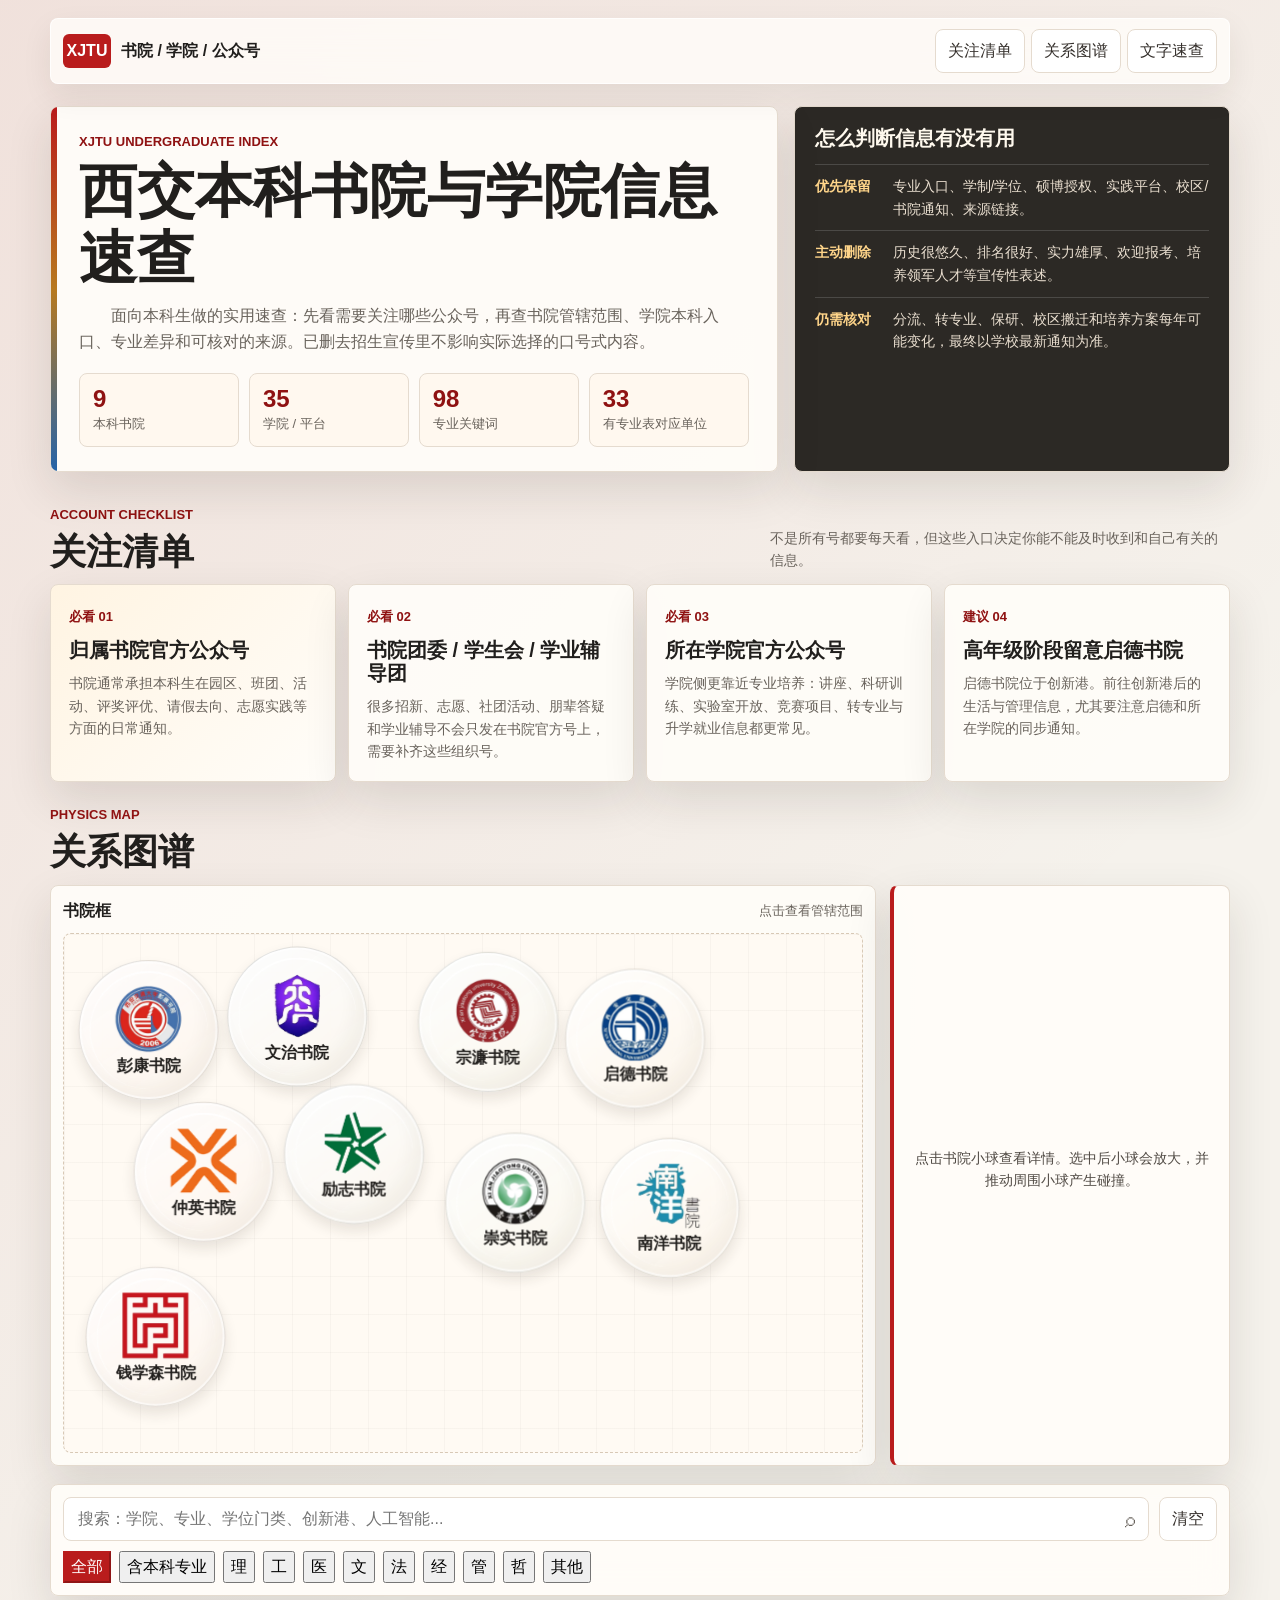
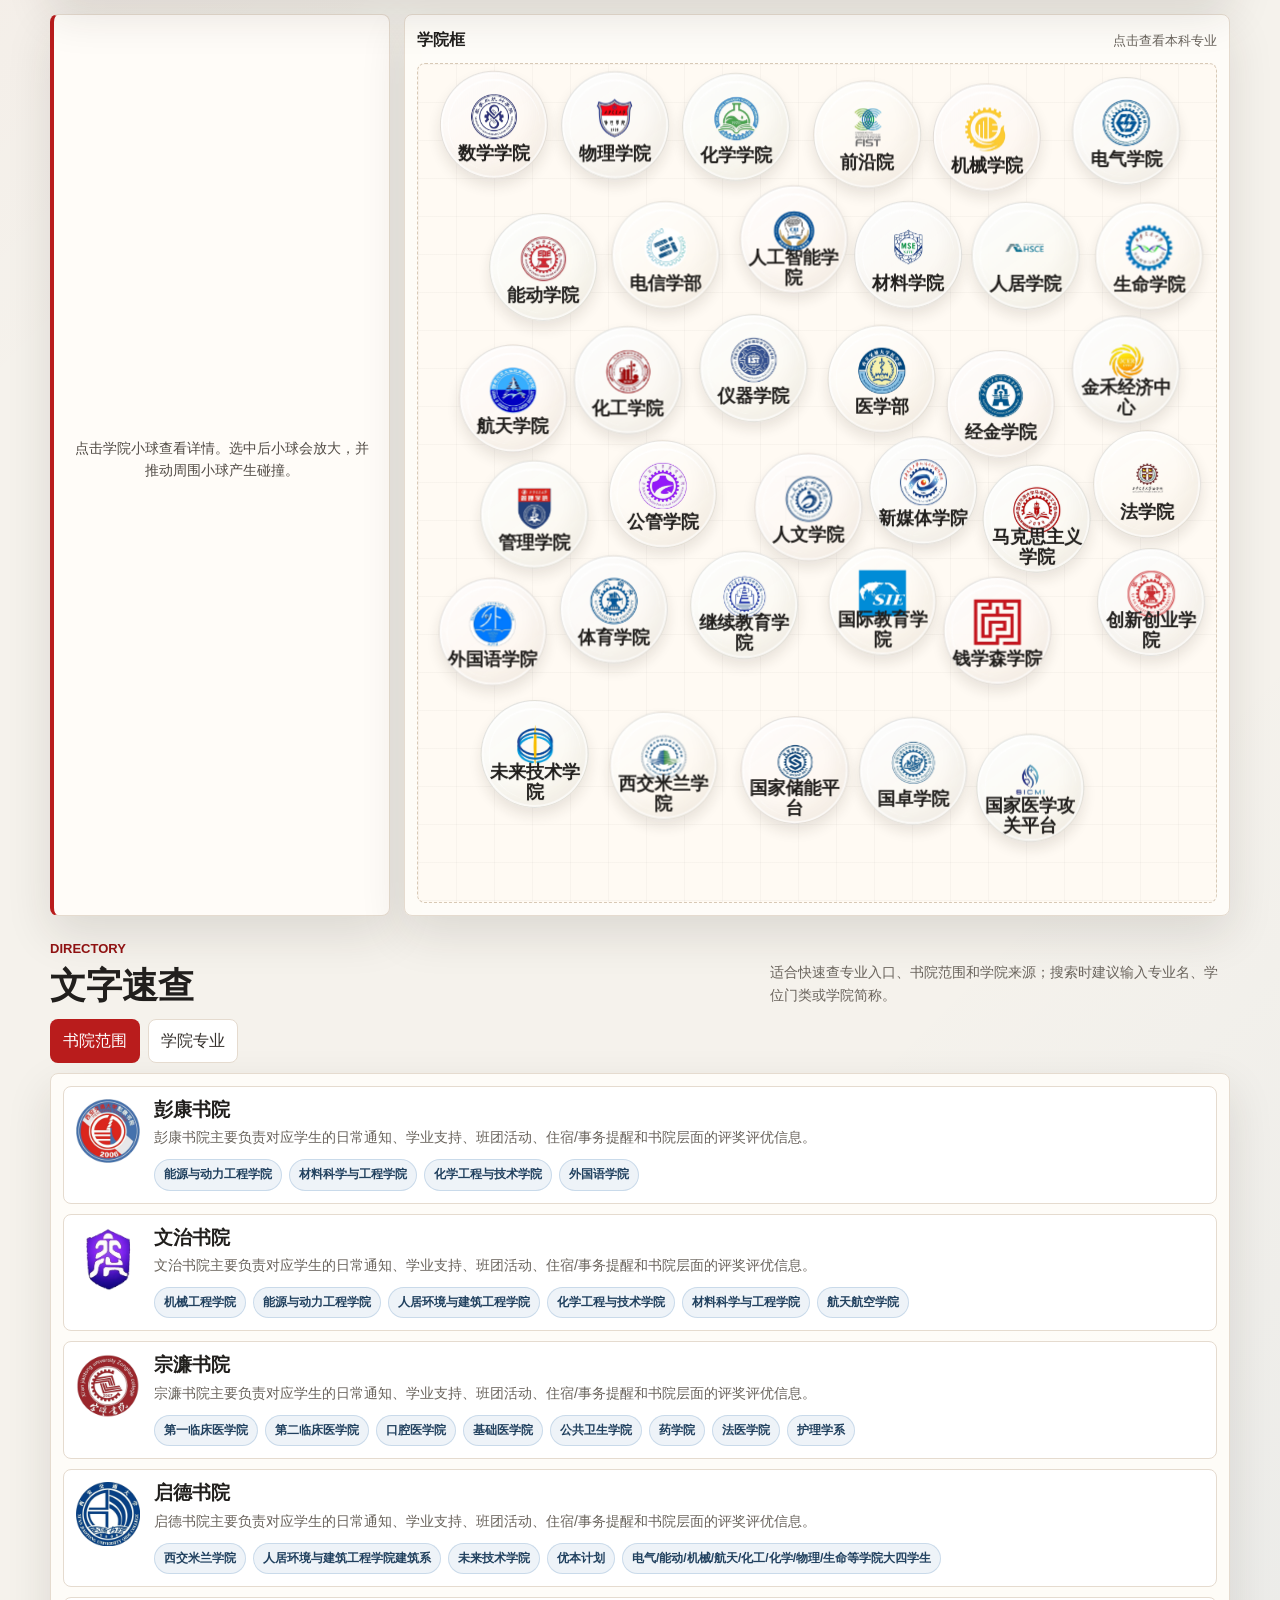
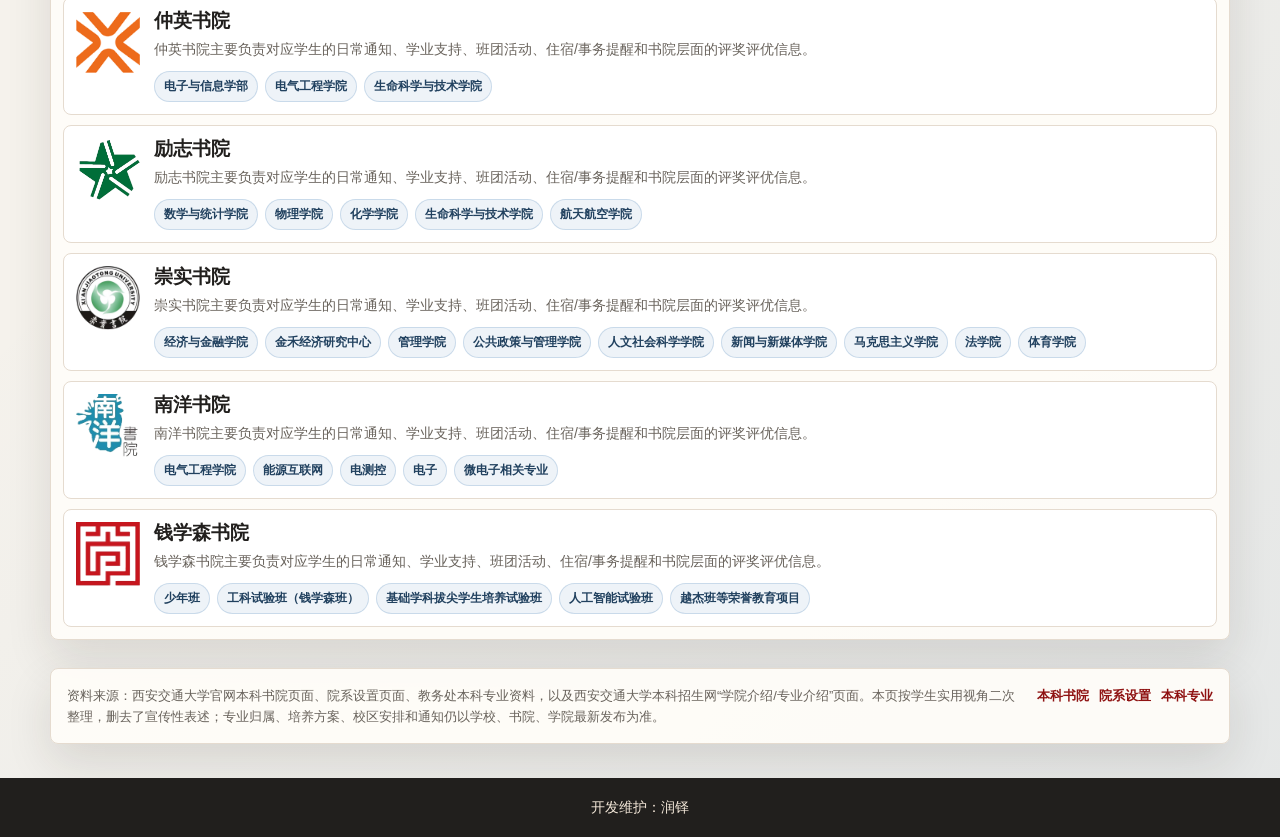
<file: college/index.html>
<!doctype html>
<html lang="zh-CN">
<head>
  <meta charset="utf-8">
  <meta name="viewport" content="width=device-width, initial-scale=1">
  <title>西交书院与学院信息速查</title>
  <link rel="stylesheet" href="./XJTU-College-客户端-styles.css">
</head>
<body>
  <header class="app-head">
    <nav class="topbar" aria-label="页面导航">
      <a class="brand" href="#top">
        <span class="brand-mark">XJTU</span>
        <span id="navTitle">书院 / 学院 / 公众号</span>
      </a>
      <div class="nav-links" id="navLinks">
        <a href="#accounts">关注清单</a>
        <a href="#map">关系图谱</a>
        <a href="#directory">文字速查</a>
      </div>
    </nav>

    <section id="top" class="hero shell">
      <div class="hero-main">
        <p class="kicker" id="heroKicker">XJTU UNDERGRADUATE INDEX</p>
        <h1 id="heroTitle">西交本科书院与学院信息速查</h1>
        <p class="lead" id="heroLead">
          面向本科新生整理：哪些公众号值得关注、各书院大致管哪些学院或专业、
          各学院对应哪些本科专业方向。资料取自学校官网，并压缩为日常使用视角。
        </p>
        <div class="stats" id="stats"></div>
      </div>
      <aside class="source-box">
        <h2 id="sourceTitle">使用时先看这里</h2>
        <ul id="sourceItems">
          <li><strong>书院</strong><span>日常管理、集体活动、志愿招募、书院政策、学业辅导。</span></li>
          <li><strong>学院</strong><span>专业培养、学科动态、科研座谈、竞赛、升学就业。</span></li>
          <li><strong>团学号</strong><span>书院团委、学生会、学业辅导团常有单独公众号。</span></li>
        </ul>
      </aside>
    </section>
  </header>

  <main>
    <section id="accounts" class="section shell">
      <div class="section-head compact">
        <div>
          <p class="kicker" id="accountKicker">ACCOUNT CHECKLIST</p>
          <h2 id="accountTitle">关注清单</h2>
        </div>
        <p id="accountLead">不是所有号都要每天看，但这些入口决定你能不能及时收到和自己有关的信息。</p>
      </div>
      <div class="check-grid" id="checkGrid">
        <article class="check-card priority">
          <span class="check-index">必看 01</span>
          <h3>归属书院官方公众号</h3>
          <p>书院通常承担本科生在园区、班团、活动、评奖评优、请假去向、志愿实践等方面的日常通知。</p>
        </article>
        <article class="check-card">
          <span class="check-index">必看 02</span>
          <h3>书院团委 / 学生会 / 学业辅导团</h3>
          <p>很多招新、志愿、社团活动、朋辈答疑和学业辅导不会只发在书院官方号上，需要补齐这些组织号。</p>
        </article>
        <article class="check-card">
          <span class="check-index">必看 03</span>
          <h3>所在学院官方公众号</h3>
          <p>学院侧更靠近专业培养：讲座、科研训练、实验室开放、竞赛项目、转专业与升学就业信息都更常见。</p>
        </article>
        <article class="check-card">
          <span class="check-index">建议 04</span>
          <h3>高年级阶段留意启德书院</h3>
          <p>启德书院位于创新港。前往创新港后的生活与管理信息，尤其要注意启德和所在学院的同步通知。</p>
        </article>
      </div>
    </section>

    <section id="map" class="section shell">
      <div class="section-head compact">
        <div>
          <p class="kicker" id="mapKicker">PHYSICS MAP</p>
          <h2 id="mapTitle">关系图谱</h2>
        </div>
      </div>

      <div class="physics-layout academy-layout">
        <div class="physics-panel">
          <div class="physics-topline">
            <strong id="academyTitle">书院框</strong>
            <span id="academyHint">点击查看管辖范围</span>
          </div>
          <div id="academyWorld" class="physics-world academy-world" aria-label="书院物理小球图谱"></div>
        </div>
        <aside id="academyInspector" class="inspector compact-inspector" aria-live="polite"></aside>
      </div>
      <section class="toolbar school-toolbar" aria-label="搜索与筛选">
        <div class="search-row">
          <label class="search-wrap">
            <input id="globalSearch" type="search" placeholder="搜索：学院、专业、学位门类、创新港、人工智能..." autocomplete="off">
            <span>⌕</span>
          </label>
          <button id="clearSearch" class="tool-btn" type="button">清空</button>
        </div>
        <div class="mode-row" id="modeFilters" aria-label="筛选类型"></div>
      </section>
      <div class="physics-layout school-layout">
        <aside id="schoolInspector" class="inspector compact-inspector" aria-live="polite"></aside>
        <div class="physics-panel">
          <div class="physics-topline">
            <strong id="schoolTitle">学院框</strong>
            <span id="schoolHint">点击查看本科专业</span>
          </div>
          <div id="schoolWorld" class="physics-world school-world" aria-label="学院物理小球图谱"></div>
        </div>
      </div>
    </section>

    <section id="directory" class="section shell">
      <div class="section-head compact">
        <div>
          <p class="kicker" id="directoryKicker">DIRECTORY</p>
          <h2 id="directoryTitle">文字速查</h2>
        </div>
        <p id="directoryLead">更适合快速查专业、查书院范围；与上方搜索框联动。</p>
      </div>
      <div class="directory-tabs">
        <button class="tab-btn active" type="button" data-directory="academies">书院范围</button>
        <button class="tab-btn" type="button" data-directory="schools">学院专业</button>
      </div>
      <div id="directoryList" class="directory-list"></div>
    </section>
  </main>

  <footer class="footer shell">
    <p id="footerNote">
      资料来源：西安交通大学官网本科书院页面、院系设置页面，以及教务处《西安交通大学本科招生专业（2025年）》。
      页面为学生自制整理，实际归属与通知以学校和各书院、学院最新发布为准。
    </p>
    <div>
      <a href="https://www.xjtu.edu.cn/bksy.htm" target="_blank" rel="noreferrer">本科书院</a>
      <a href="https://www.xjtu.edu.cn/yxsz.htm" target="_blank" rel="noreferrer">院系设置</a>
      <a href="https://dean.xjtu.edu.cn/info/1271/9087.htm" target="_blank" rel="noreferrer">本科专业</a>
    </div>
  </footer>
  <footer class="site-footer" id="siteFooter">开发维护：润铎</footer>

  <script src="./XJTU-College-data.js"></script>
  <script src="./XJTU-College-客户端-app.js"></script>
</body>
</html>
</file>
<file: college/XJTU-College-客户端-styles.css>
:root {
  color-scheme: light;
  --bg: #f5f2ec;
  --panel: #fffdf9;
  --panel-strong: #fff7ec;
  --ink: #211f1d;
  --muted: #69635c;
  --line: #e5dbcf;
  --brand: #b91c1c;
  --brand-dark: #8f1212;
  --gold: #b7791f;
  --blue: #2563a8;
  --green: #16815f;
  --shadow: 0 18px 46px rgba(45, 36, 28, 0.12);
  --radius: 8px;
}

* {
  box-sizing: border-box;
}

html {
  scroll-behavior: smooth;
}

body {
  margin: 0;
  min-height: 100vh;
  overflow-x: hidden;
  background:
    linear-gradient(135deg, rgba(185, 28, 28, 0.08), transparent 38%),
    linear-gradient(315deg, rgba(37, 99, 168, 0.08), transparent 34%),
    var(--bg);
  color: var(--ink);
  font-family: "Microsoft YaHei", "PingFang SC", "Noto Sans SC", Arial, sans-serif;
  line-height: 1.62;
  letter-spacing: 0;
}

a {
  color: inherit;
  text-decoration: none;
}

button,
input {
  font: inherit;
}

button {
  cursor: pointer;
}

.shell {
  width: min(1180px, calc(100% - 32px));
  margin-inline: auto;
}

.app-head {
  padding-top: 18px;
}

.topbar {
  position: relative;
  top: auto;
  z-index: 50;
  display: flex;
  justify-content: space-between;
  align-items: center;
  gap: 14px;
  width: min(1180px, calc(100% - 32px));
  margin: 0 auto;
  padding: 10px 12px;
  border: 1px solid rgba(255, 255, 255, 0.75);
  border-radius: var(--radius);
  background: rgba(255, 253, 249, 0.82);
  box-shadow: 0 12px 30px rgba(45, 36, 28, 0.08);
  backdrop-filter: blur(16px);
}

.brand,
.nav-links {
  display: flex;
  align-items: center;
  gap: 10px;
}

.brand {
  font-weight: 800;
  min-width: 0;
}

.brand-mark {
  display: grid;
  place-items: center;
  width: 48px;
  height: 34px;
  border-radius: 6px;
  background: var(--brand);
  color: #fff;
  font-weight: 900;
}

.nav-links {
  gap: 6px;
}

.nav-links a,
.tool-btn,
.seg-btn,
.tab-btn {
  border: 1px solid var(--line);
  border-radius: var(--radius);
  background: #fff;
  color: #35302c;
  padding: 8px 12px;
  min-width: 0;
  transition: 0.18s ease;
}

.nav-links a:hover,
.tool-btn:hover,
.seg-btn:hover,
.tab-btn:hover {
  border-color: rgba(185, 28, 28, 0.35);
  color: var(--brand-dark);
}

.hero {
  display: grid;
  grid-template-columns: minmax(0, 1.25fr) minmax(320px, 0.75fr);
  gap: 16px;
  padding: 22px 0 14px;
}

.hero-main,
.source-box,
.toolbar,
.check-card,
.physics-panel,
.inspector,
.directory-list,
.footer {
  border: 1px solid var(--line);
  border-radius: var(--radius);
  background: rgba(255, 253, 249, 0.93);
  box-shadow: var(--shadow);
}

.hero-main {
  position: relative;
  overflow: hidden;
  padding: 24px 28px;
}

.hero-main::before {
  content: "";
  position: absolute;
  inset: 0 auto 0 0;
  width: 6px;
  background: linear-gradient(var(--brand), var(--gold), var(--blue));
}

.kicker {
  margin: 0 0 6px;
  color: var(--brand-dark);
  font-size: 13px;
  font-weight: 800;
}

h1,
h2,
h3 {
  margin: 0;
  line-height: 1.15;
  letter-spacing: 0;
  overflow-wrap: anywhere;
  word-break: break-word;
}

h1 {
  font-size: clamp(32px, 5vw, 58px);
}

h2 {
  font-size: clamp(24px, 3vw, 36px);
}

h3 {
  font-size: 20px;
}

.lead {
  max-width: 780px;
  margin: 12px 0 0;
  color: var(--muted);
  font-size: 16px;
  text-indent: 2em;
  overflow-wrap: anywhere;
}

.stats {
  display: grid;
  grid-template-columns: repeat(4, minmax(0, 1fr));
  gap: 10px;
  margin-top: 18px;
}

.stat {
  min-width: 0;
  padding: 12px 13px;
  border: 1px solid var(--line);
  border-radius: var(--radius);
  background: #fff8ef;
}

.stat strong {
  display: block;
  color: var(--brand-dark);
  font-size: 24px;
  line-height: 1.1;
}

.stat span {
  display: block;
  color: var(--muted);
  font-size: 13px;
  white-space: nowrap;
}

.source-box {
  padding: 20px;
  background: #2c2925;
  color: #fff9ee;
}

.source-box h2 {
  font-size: 20px;
}

.source-box ul {
  display: grid;
  gap: 10px;
  margin: 14px 0 0;
  padding: 0;
  list-style: none;
}

.source-box li {
  display: grid;
  grid-template-columns: 68px minmax(0, 1fr);
  gap: 10px;
  padding-top: 10px;
  border-top: 1px solid rgba(255, 255, 255, 0.15);
  font-size: 14px;
}

.source-box strong {
  color: #ffd58a;
}

.source-box span {
  color: #eadfd0;
}

.toolbar {
  position: relative;
  top: auto;
  z-index: 40;
  padding: 12px;
  margin: 18px 0;
  backdrop-filter: blur(16px);
  transform-origin: top right;
  transform: translate3d(var(--float-x, 0px), var(--float-y, 0px), 0) scale(var(--float-scale, 1));
  transition:
    border-radius 0.18s ease,
    box-shadow 0.18s ease,
    padding 0.18s ease;
}

.toolbar.is-floating {
  position: fixed;
  left: var(--float-left, auto);
  top: var(--float-top, 18px);
  right: auto;
  width: var(--float-width, min(360px, calc(100vw - 36px)));
  margin: 0;
  padding: 10px;
  z-index: 80;
  background: rgba(255, 253, 249, 0.96);
}

.toolbar.is-floating .mode-row {
  display: none;
}

.toolbar.is-floating .search-row {
  grid-template-columns: minmax(0, 1fr) auto;
}

.toolbar.is-floating .search-wrap input {
  height: 38px;
  font-size: 14px;
}

.toolbar.is-floating .tool-btn {
  padding: 7px 10px;
  font-size: 13px;
}

.search-row {
  display: grid;
  grid-template-columns: minmax(0, 1fr) auto;
  gap: 10px;
}

.search-wrap {
  position: relative;
}

.search-wrap input {
  width: 100%;
  height: 44px;
  padding: 0 42px 0 14px;
  border: 1px solid var(--line);
  border-radius: var(--radius);
  outline: none;
  background: #fff;
  color: var(--ink);
}

.search-wrap input:focus {
  border-color: rgba(185, 28, 28, 0.58);
  box-shadow: 0 0 0 4px rgba(185, 28, 28, 0.1);
}

.search-wrap span {
  position: absolute;
  top: 50%;
  right: 14px;
  transform: translateY(-50%);
  color: var(--muted);
  font-size: 20px;
}

.mode-row,
.segmented,
.directory-tabs {
  display: flex;
  flex-wrap: wrap;
  gap: 8px;
}

.mode-row {
  margin-top: 10px;
}

.tool-btn.small {
  padding: 6px 10px;
  font-size: 13px;
}

.seg-btn.active,
.tab-btn.active,
.filter-btn.active {
  border-color: rgba(185, 28, 28, 0.48);
  background: var(--brand);
  color: #fff;
}

.section {
  padding: 18px 0 4px;
}

.section-head {
  margin-bottom: 12px;
}

.section-head.compact {
  display: flex;
  justify-content: space-between;
  align-items: end;
  gap: 18px;
}

.section-head.compact > p {
  max-width: 460px;
  margin: 0;
  color: var(--muted);
  font-size: 14px;
}

.check-grid {
  display: grid;
  grid-template-columns: repeat(4, minmax(0, 1fr));
  gap: 12px;
}

.check-card {
  padding: 18px;
  min-height: 188px;
}

.check-card.priority {
  background: linear-gradient(135deg, #fff4e2, #fffdf9);
}

.check-index {
  display: inline-flex;
  margin-bottom: 12px;
  color: var(--brand-dark);
  font-size: 13px;
  font-weight: 900;
}

.check-card p {
  margin: 10px 0 0;
  color: var(--muted);
  font-size: 14px;
}

.physics-layout {
  display: grid;
  grid-template-columns: minmax(0, 1fr) minmax(280px, 340px);
  gap: 14px;
  align-items: stretch;
}

.physics-layout + .physics-layout {
  margin-top: 18px;
}

.school-layout {
  grid-template-columns: minmax(280px, 340px) minmax(0, 1fr);
}

.physics-panel {
  min-width: 0;
  padding: 12px;
}

.physics-topline {
  display: flex;
  justify-content: space-between;
  align-items: center;
  gap: 12px;
  margin-bottom: 10px;
  color: var(--muted);
  font-size: 13px;
}

.physics-topline strong {
  color: var(--ink);
  font-size: 16px;
}

.physics-world {
  position: relative;
  height: 520px;
  overflow: hidden;
  border: 1px dashed #d8c9b6;
  border-radius: var(--radius);
  background:
    linear-gradient(90deg, rgba(45, 41, 37, 0.03) 1px, transparent 1px),
    linear-gradient(rgba(45, 41, 37, 0.03) 1px, transparent 1px),
    #fffaf3;
  background-size: 38px 38px;
  touch-action: manipulation;
}

.academy-world {
  height: 520px;
}

.school-world {
  height: var(--school-world-height, 840px);
  transition: height 220ms ease;
}

.bubble {
  position: absolute;
  left: 0;
  top: 0;
  display: grid;
  place-items: center;
  border-radius: 50%;
  border: 1px solid rgba(45, 41, 37, 0.13);
  background: linear-gradient(145deg, rgba(255, 255, 255, 0.94), rgba(255, 248, 238, 0.92)), var(--bubble-tone);
  box-shadow:
    inset 0 0 0 2px rgba(255, 255, 255, 0.6),
    inset -10px -12px 18px rgba(45, 36, 28, 0.045),
    0 7px 14px rgba(45, 36, 28, 0.11);
  contain: layout paint;
  user-select: none;
  will-change: transform, width, height;
}

.bubble::before {
  content: "";
  position: absolute;
  inset: 7%;
  border-radius: 50%;
  border-top: 2px solid rgba(255, 255, 255, 0.78);
  border-left: 1px solid rgba(255, 255, 255, 0.55);
  pointer-events: none;
}

.bubble.active {
  border-color: rgba(185, 28, 28, 0.5);
  box-shadow:
    inset 0 0 0 2px rgba(255, 255, 255, 0.64),
    inset -12px -14px 20px rgba(143, 18, 18, 0.06),
    0 10px 22px rgba(143, 18, 18, 0.18);
}

.bubble button {
  position: relative;
  display: block;
  width: 100%;
  height: 100%;
  border: 0;
  border-radius: 50%;
  padding: 12px;
  background: transparent;
  color: var(--ink);
  text-align: center;
}

.bubble img {
  position: absolute;
  left: 50%;
  top: 42%;
  width: 48%;
  height: 48%;
  object-fit: contain;
  transform: translate(-50%, -50%);
}

.bubble .bubble-name {
  position: absolute;
  left: 50%;
  top: 76%;
  display: block;
  width: 86%;
  max-width: none;
  font-size: 16px;
  font-weight: 900;
  line-height: 1.12;
  transform: translate(-50%, -50%);
  word-break: break-word;
  text-align: center;
}

.school-bubble .bubble-name {
  font-size: 18px;
}

.school-bubble img {
  top: 42%;
  width: 44%;
  height: 44%;
}

.bubble.active img {
  top: 42%;
  width: 54%;
  height: 54%;
}

.school-bubble.active img {
  width: 50%;
  height: 50%;
}

.bubble.active .bubble-name {
  font-size: 19px;
}

.inspector {
  min-height: 260px;
  padding: 18px;
  background: rgba(255, 253, 249, 0.96);
}

.compact-inspector {
  align-self: stretch;
  min-height: 0;
  border-left: 4px solid var(--brand);
  overflow: auto;
}

.inspector-empty {
  display: grid;
  place-items: center;
  min-height: 100%;
  color: var(--muted);
  text-align: center;
}

.inspect-logo {
  display: grid;
  place-items: center;
  width: 86px;
  height: 86px;
  margin-bottom: 12px;
  border: 1px solid var(--line);
  border-radius: 50%;
  background: #fff;
}

.inspect-logo img {
  width: 78%;
  height: 78%;
  object-fit: contain;
}

.inspector h3 {
  font-size: 24px;
}

.detail-block {
  margin-top: 14px;
  padding-top: 12px;
  border-top: 1px solid var(--line);
}

.compact-block {
  padding-top: 10px;
}

.detail-block h4 {
  margin: 0 0 8px;
  color: var(--brand-dark);
  font-size: 14px;
}

.detail-block p {
  margin: 0;
}

.official-en {
  margin-top: 5px;
  color: var(--muted);
  font-size: 13px;
  font-weight: 800;
  line-height: 1.35;
}

.meta-line {
  margin: 8px 0 12px;
  color: var(--brand-dark);
  font-size: 14px;
  font-weight: 800;
}

.inspector p {
  margin: 0 0 12px;
  color: #504a44;
  font-size: 14px;
}

.tag-list,
.major-list {
  display: flex;
  flex-wrap: wrap;
  gap: 7px;
  margin-top: 10px;
}

.tag,
.major-pill {
  border: 1px solid rgba(37, 99, 168, 0.18);
  border-radius: 999px;
  padding: 5px 9px;
  background: rgba(37, 99, 168, 0.08);
  color: #21415f;
  font-size: 12px;
  font-weight: 700;
}

.major-pill {
  border-color: rgba(185, 28, 28, 0.16);
  background: rgba(185, 28, 28, 0.07);
  color: #5c2424;
}

.detail-title-row {
  display: flex;
  align-items: center;
  justify-content: space-between;
  gap: 10px;
  margin-bottom: 8px;
}

.detail-title-row h4 {
  margin: 0;
}

.detail-title-row span {
  flex: none;
  color: var(--muted);
  font-size: 12px;
  font-weight: 800;
}

.compact-major-list {
  max-height: 112px;
  overflow: auto;
  padding-right: 2px;
}

.subcollege-list,
.program-list {
  display: grid;
  gap: 8px;
  margin-top: 10px;
}

.subcollege-card {
  border: 1px solid var(--line);
  border-radius: var(--radius);
  background: #fffaf3;
  padding: 10px;
}

.subcollege-card header {
  display: flex;
  align-items: center;
  justify-content: space-between;
  gap: 10px;
  margin-bottom: 8px;
}

.subcollege-card header strong {
  font-size: 13px;
  color: var(--ink);
}

.subcollege-card header span,
.directory-count {
  flex: none;
  color: var(--muted);
  font-size: 12px;
  font-weight: 800;
}

.subcollege-card .major-list {
  margin-top: 0;
}

.program-section {
  padding-bottom: 0;
}

.program-browser {
  display: grid;
  grid-template-columns: minmax(116px, 0.76fr) minmax(0, 1.24fr);
  gap: 10px;
  min-height: 280px;
  max-height: 520px;
}

.program-tabs {
  display: grid;
  align-content: start;
  gap: 6px;
  max-height: 520px;
  overflow: auto;
  padding-right: 2px;
}

.program-tabs button {
  width: 100%;
  border: 1px solid var(--line);
  border-radius: 7px;
  padding: 8px 9px;
  background: #fff;
  color: var(--ink);
  font-size: 12px;
  font-weight: 850;
  line-height: 1.35;
  text-align: left;
}

.program-tabs button.active {
  border-color: rgba(185, 28, 28, 0.38);
  background: rgba(185, 28, 28, 0.08);
  color: var(--brand-dark);
}

.program-panels {
  min-width: 0;
  max-height: 520px;
  overflow: auto;
  border: 1px solid var(--line);
  border-radius: var(--radius);
  background: #fff;
}

.program-panel {
  padding: 12px;
}

.program-panel[hidden] {
  display: none;
}

.program-panel-head {
  display: grid;
  gap: 3px;
  margin-bottom: 8px;
}

.program-panel-head strong {
  color: var(--ink);
  font-size: 15px;
}

.program-panel-head span {
  color: var(--muted);
  font-size: 12px;
  font-weight: 800;
}

.program-panel p {
  margin: 0 0 10px;
  color: #504a44;
  font-size: 13px;
  line-height: 1.65;
}

.program-section-row {
  margin-top: 10px;
  padding-top: 8px;
  border-top: 1px solid rgba(229, 219, 207, 0.8);
}

.program-section-row strong {
  display: block;
  margin-bottom: 5px;
  color: var(--brand-dark);
  font-size: 12px;
}

.program-section-row p {
  margin-bottom: 0;
}

.mini-source {
  display: inline-flex;
  margin-top: 4px;
  color: var(--brand-dark);
  font-size: 12px;
  font-weight: 900;
}

.directory-count {
  margin-left: auto;
  padding: 3px 7px;
  border: 1px solid rgba(37, 99, 168, 0.16);
  border-radius: 999px;
  background: rgba(37, 99, 168, 0.07);
}

.source-link {
  display: grid;
  gap: 5px;
  margin-top: 14px;
  color: var(--brand-dark);
  font-size: 13px;
  font-weight: 900;
  word-break: break-all;
}

.source-link code {
  display: inline-block;
  max-width: 100%;
  padding: 6px 8px;
  border: 1px solid rgba(185, 28, 28, 0.18);
  border-radius: 7px;
  background: rgba(185, 28, 28, 0.06);
  color: #5c2424;
  font-family: Consolas, "Microsoft YaHei", monospace;
  font-size: 12px;
  font-weight: 700;
}

.source-link:hover {
  text-decoration: underline;
}

.directory-tabs {
  margin-bottom: 10px;
}

.directory-list {
  display: grid;
  gap: 10px;
  padding: 12px;
}

.directory-card {
  display: grid;
  grid-template-columns: 64px minmax(0, 1fr);
  gap: 14px;
  padding: 12px;
  border: 1px solid var(--line);
  border-radius: var(--radius);
  background: #fff;
}

.directory-card[hidden] {
  display: none;
}

.directory-card img {
  width: 64px;
  height: 64px;
  object-fit: contain;
}

.directory-card h3 {
  display: flex;
  align-items: center;
  gap: 8px;
  font-size: 19px;
}

.directory-card p {
  margin: 6px 0 0;
  color: var(--muted);
  font-size: 14px;
}

.empty-state {
  padding: 26px;
  color: var(--muted);
  text-align: center;
}

.footer {
  display: grid;
  grid-template-columns: minmax(0, 1fr) auto;
  gap: 14px;
  margin-top: 24px;
  margin-bottom: 34px;
  padding: 16px;
  color: var(--muted);
  font-size: 13px;
}

.footer p {
  margin: 0;
}

.footer div {
  display: flex;
  flex-wrap: wrap;
  gap: 10px;
}

.footer a {
  color: var(--brand-dark);
  font-weight: 900;
}

.site-footer {
  width: 100%;
  margin: 0;
  padding: 18px 16px;
  background: var(--ink);
  color: #f6eadb;
  font-size: 14px;
  text-align: center;
}

mark {
  border-radius: 3px;
  padding: 0 2px;
  background: #ffe2a8;
  color: inherit;
}

@media (max-width: 980px) {
  .hero,
  .footer {
    grid-template-columns: 1fr;
  }

  .physics-layout {
    grid-template-columns: 1fr;
  }

  .check-grid {
    grid-template-columns: repeat(2, minmax(0, 1fr));
  }

  .inspector {
    min-height: auto;
  }

  .inspector-empty {
    min-height: 160px;
  }
}

@media (max-width: 680px) {
  .shell,
  .topbar {
    width: min(358px, calc(100% - 32px));
    margin-left: 16px;
    margin-right: 16px;
  }

  .topbar,
  .section-head.compact,
  .physics-topline {
    align-items: stretch;
    flex-direction: column;
  }

  .nav-links {
    display: grid;
    grid-template-columns: repeat(2, minmax(0, 1fr));
    width: 100%;
  }

  .nav-links a {
    padding: 8px 6px;
    font-size: 14px;
    text-align: center;
  }

  h1 {
    font-size: 30px;
    word-break: break-all;
  }

  .hero-main {
    padding: 22px 20px;
  }

  .lead {
    text-indent: 0;
  }

  .stats,
  .check-grid {
    grid-template-columns: 1fr;
  }

  .source-box li {
    grid-template-columns: 1fr;
  }

  .toolbar {
    top: auto;
  }

  .toolbar.is-floating {
    width: var(--float-width, min(320px, calc(100vw - 24px)));
  }

  .search-row {
    grid-template-columns: 1fr;
  }

  .physics-layout,
  .school-layout {
    grid-template-columns: 1fr;
  }

  .school-layout .compact-inspector {
    order: 2;
  }

  .academy-world {
    height: 500px;
  }

  .school-world {
    height: 760px;
  }

  .program-browser {
    grid-template-columns: 1fr;
    min-height: 0;
    max-height: none;
  }

  .program-tabs {
    display: flex;
    max-height: none;
    overflow-x: auto;
    overflow-y: hidden;
    padding: 0 0 2px;
  }

  .program-tabs button {
    flex: 0 0 auto;
    max-width: 150px;
  }

  .program-panels {
    max-height: 460px;
  }

  .directory-card {
    grid-template-columns: 48px minmax(0, 1fr);
  }

  .directory-card img {
    width: 48px;
    height: 48px;
  }
}

@media (prefers-reduced-motion: reduce) {
  html {
    scroll-behavior: auto;
  }

  * {
    transition-duration: 0.01ms !important;
  }
}
</file>
